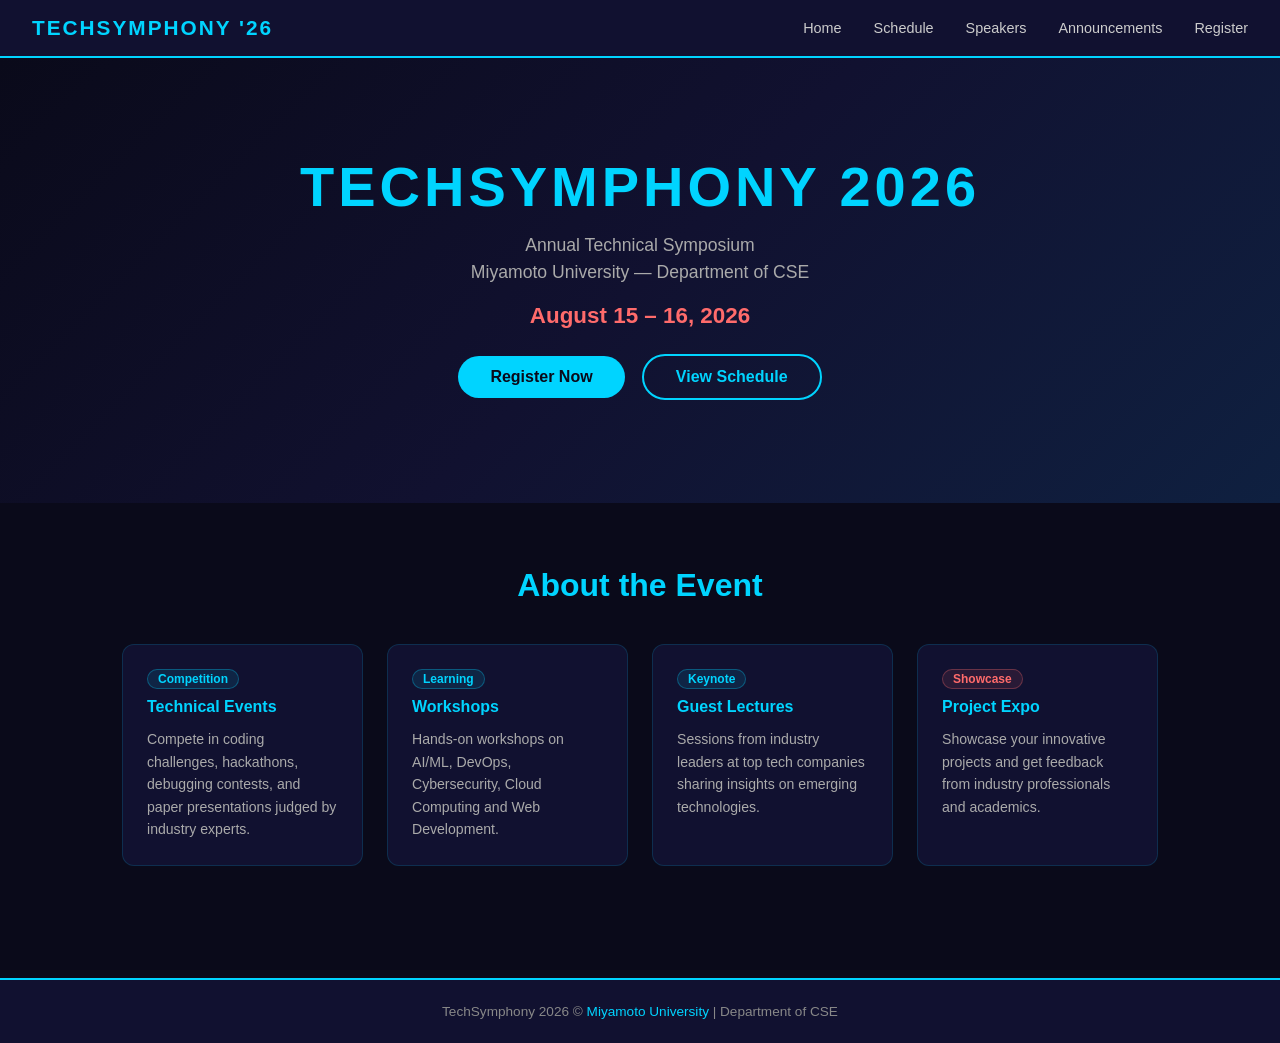
<file: college_event_management_website/src/main/resources/static/index.html>
<!DOCTYPE html>
<html lang="en">
<head>
    <meta charset="UTF-8">
    <meta name="viewport" content="width=device-width, initial-scale=1.0">
    <title>TechSymphony 2026 - Miyamoto University</title>
    <link rel="stylesheet" href="css/styles.css">
</head>
<body>
<nav>
    <div class="logo">TECHSYMPHONY '26</div>
    <ul>
        <li><a href="index.html">Home</a></li>
        <li><a href="schedule.html">Schedule</a></li>
        <li><a href="speakers.html">Speakers</a></li>
        <li><a href="announcement.html">Announcements</a></li>
        <li><a href="register.html">Register</a></li>
    </ul>
</nav>
<div class="hero">
    <h1>TECHSYMPHONY 2026</h1>
    <div class="subtitle">Annual Technical Symposium</div>
    <div class="subtitle">Miyamoto University — Department of CSE</div>
    <div class="date">August 15 – 16, 2026</div>
    <a href="register.html" class="btn btn-primary">Register Now</a>
    <a href="schedule.html" class="btn btn-outline">View Schedule</a>
</div>
<div class="section">
    <h2>About the Event</h2>
    <div class="cards">
        <div class="card">
            <span class="tag tag-tech">Competition</span>
            <h3>Technical Events</h3>
            <p>Compete in coding challenges, hackathons, debugging contests, and paper presentations judged by industry experts.</p>
        </div>
        <div class="card">
            <span class="tag tag-tech">Learning</span>
            <h3>Workshops</h3>
            <p>Hands-on workshops on AI/ML, DevOps, Cybersecurity, Cloud Computing and Web Development.</p>
        </div>
        <div class="card">
            <span class="tag tag-tech">Keynote</span>
            <h3>Guest Lectures</h3>
            <p>Sessions from industry leaders at top tech companies sharing insights on emerging technologies.</p>
        </div>
        <div class="card">
            <span class="tag tag-event">Showcase</span>
            <h3>Project Expo</h3>
            <p>Showcase your innovative projects and get feedback from industry professionals and academics.</p>
        </div>
    </div>
</div>
<footer>
    <p>TechSymphony 2026 &copy; <span>Miyamoto University</span> | Department of CSE</p>
</footer>
</body>
</html>
</file>
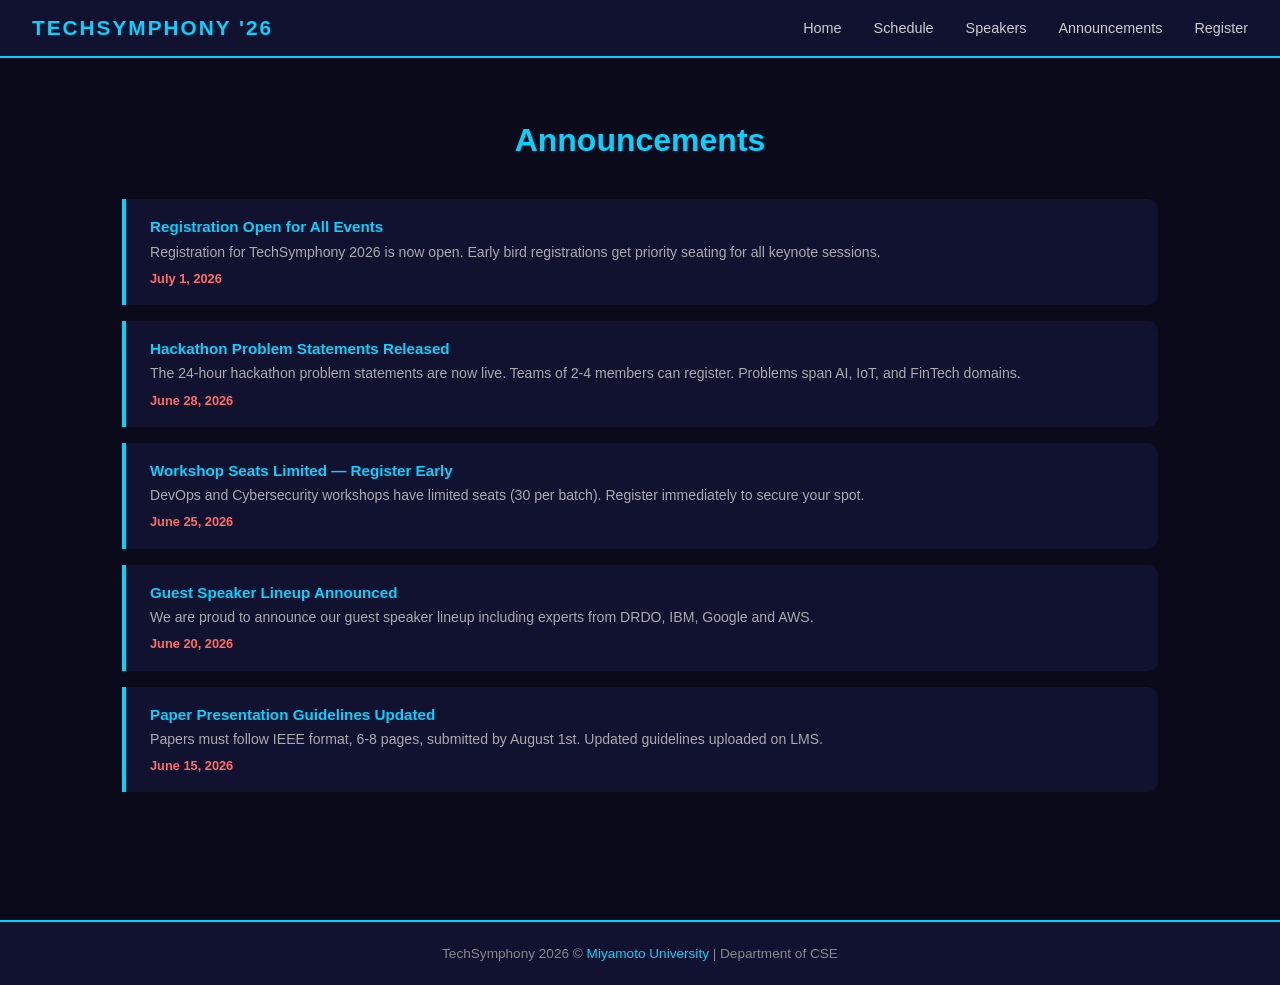
<file: college_event_management_website/src/main/resources/static/announcement.html>
<!DOCTYPE html>
<html lang="en">
<head>
    <meta charset="UTF-8">
    <meta name="viewport" content="width=device-width, initial-scale=1.0">
    <title>Announcements - TechSymphony 2026</title>
    <link rel="stylesheet" href="css/styles.css">
</head>
<body>
<nav>
    <div class="logo">TECHSYMPHONY '26</div>
    <ul>
        <li><a href="index.html">Home</a></li>
        <li><a href="schedule.html">Schedule</a></li>
        <li><a href="speakers.html">Speakers</a></li>
        <li><a href="announcement.html">Announcements</a></li>
        <li><a href="register.html">Register</a></li>
    </ul>
</nav>
<div class="section">
    <h2>Announcements</h2>
    <div class="ann-item">
        <h4>Registration Open for All Events</h4>
        <p>Registration for TechSymphony 2026 is now open. Early bird registrations get priority seating for all keynote sessions.</p>
        <div class="ann-date">July 1, 2026</div>
    </div>
    <div class="ann-item">
        <h4>Hackathon Problem Statements Released</h4>
        <p>The 24-hour hackathon problem statements are now live. Teams of 2-4 members can register. Problems span AI, IoT, and FinTech domains.</p>
        <div class="ann-date">June 28, 2026</div>
    </div>
    <div class="ann-item">
        <h4>Workshop Seats Limited — Register Early</h4>
        <p>DevOps and Cybersecurity workshops have limited seats (30 per batch). Register immediately to secure your spot.</p>
        <div class="ann-date">June 25, 2026</div>
    </div>
    <div class="ann-item">
        <h4>Guest Speaker Lineup Announced</h4>
        <p>We are proud to announce our guest speaker lineup including experts from DRDO, IBM, Google and AWS.</p>
        <div class="ann-date">June 20, 2026</div>
    </div>
    <div class="ann-item">
        <h4>Paper Presentation Guidelines Updated</h4>
        <p>Papers must follow IEEE format, 6-8 pages, submitted by August 1st. Updated guidelines uploaded on LMS.</p>
        <div class="ann-date">June 15, 2026</div>
    </div>
</div>
<footer>
    <p>TechSymphony 2026 &copy; <span>Miyamoto University</span> | Department of CSE</p>
</footer>
</body>
</html>
</file>
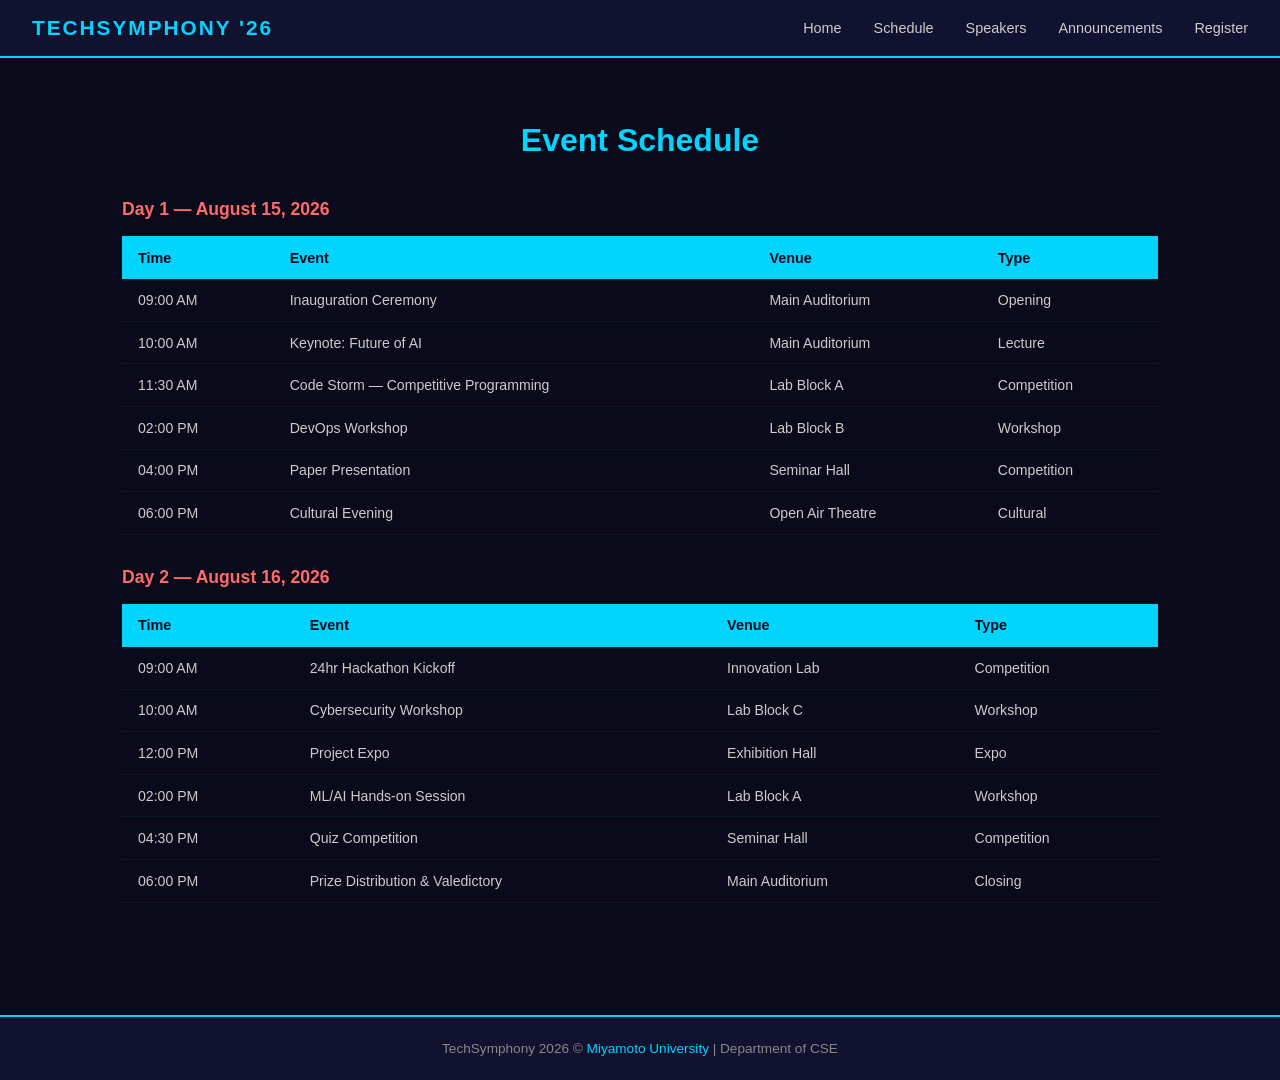
<file: college_event_management_website/src/main/resources/static/schedule.html>
<!DOCTYPE html>
<html lang="en">
<head>
    <meta charset="UTF-8">
    <meta name="viewport" content="width=device-width, initial-scale=1.0">
    <title>Schedule - TechSymphony 2026</title>
    <link rel="stylesheet" href="css/styles.css">
</head>
<body>
<nav>
    <div class="logo">TECHSYMPHONY '26</div>
    <ul>
        <li><a href="index.html">Home</a></li>
        <li><a href="schedule.html">Schedule</a></li>
        <li><a href="speakers.html">Speakers</a></li>
        <li><a href="announcement.html">Announcements</a></li>
        <li><a href="register.html">Register</a></li>
    </ul>
</nav>
<div class="section">
    <h2>Event Schedule</h2>
    <div class="day-title">Day 1 — August 15, 2026</div>
    <table>
        <tr><th>Time</th><th>Event</th><th>Venue</th><th>Type</th></tr>
        <tr><td>09:00 AM</td><td>Inauguration Ceremony</td><td>Main Auditorium</td><td>Opening</td></tr>
        <tr><td>10:00 AM</td><td>Keynote: Future of AI</td><td>Main Auditorium</td><td>Lecture</td></tr>
        <tr><td>11:30 AM</td><td>Code Storm — Competitive Programming</td><td>Lab Block A</td><td>Competition</td></tr>
        <tr><td>02:00 PM</td><td>DevOps Workshop</td><td>Lab Block B</td><td>Workshop</td></tr>
        <tr><td>04:00 PM</td><td>Paper Presentation</td><td>Seminar Hall</td><td>Competition</td></tr>
        <tr><td>06:00 PM</td><td>Cultural Evening</td><td>Open Air Theatre</td><td>Cultural</td></tr>
    </table>
    <div class="day-title">Day 2 — August 16, 2026</div>
    <table>
        <tr><th>Time</th><th>Event</th><th>Venue</th><th>Type</th></tr>
        <tr><td>09:00 AM</td><td>24hr Hackathon Kickoff</td><td>Innovation Lab</td><td>Competition</td></tr>
        <tr><td>10:00 AM</td><td>Cybersecurity Workshop</td><td>Lab Block C</td><td>Workshop</td></tr>
        <tr><td>12:00 PM</td><td>Project Expo</td><td>Exhibition Hall</td><td>Expo</td></tr>
        <tr><td>02:00 PM</td><td>ML/AI Hands-on Session</td><td>Lab Block A</td><td>Workshop</td></tr>
        <tr><td>04:30 PM</td><td>Quiz Competition</td><td>Seminar Hall</td><td>Competition</td></tr>
        <tr><td>06:00 PM</td><td>Prize Distribution & Valedictory</td><td>Main Auditorium</td><td>Closing</td></tr>
    </table>
</div>
<footer>
    <p>TechSymphony 2026 &copy; <span>Miyamoto University</span> | Department of CSE</p>
</footer>
</body>
</html>
</file>
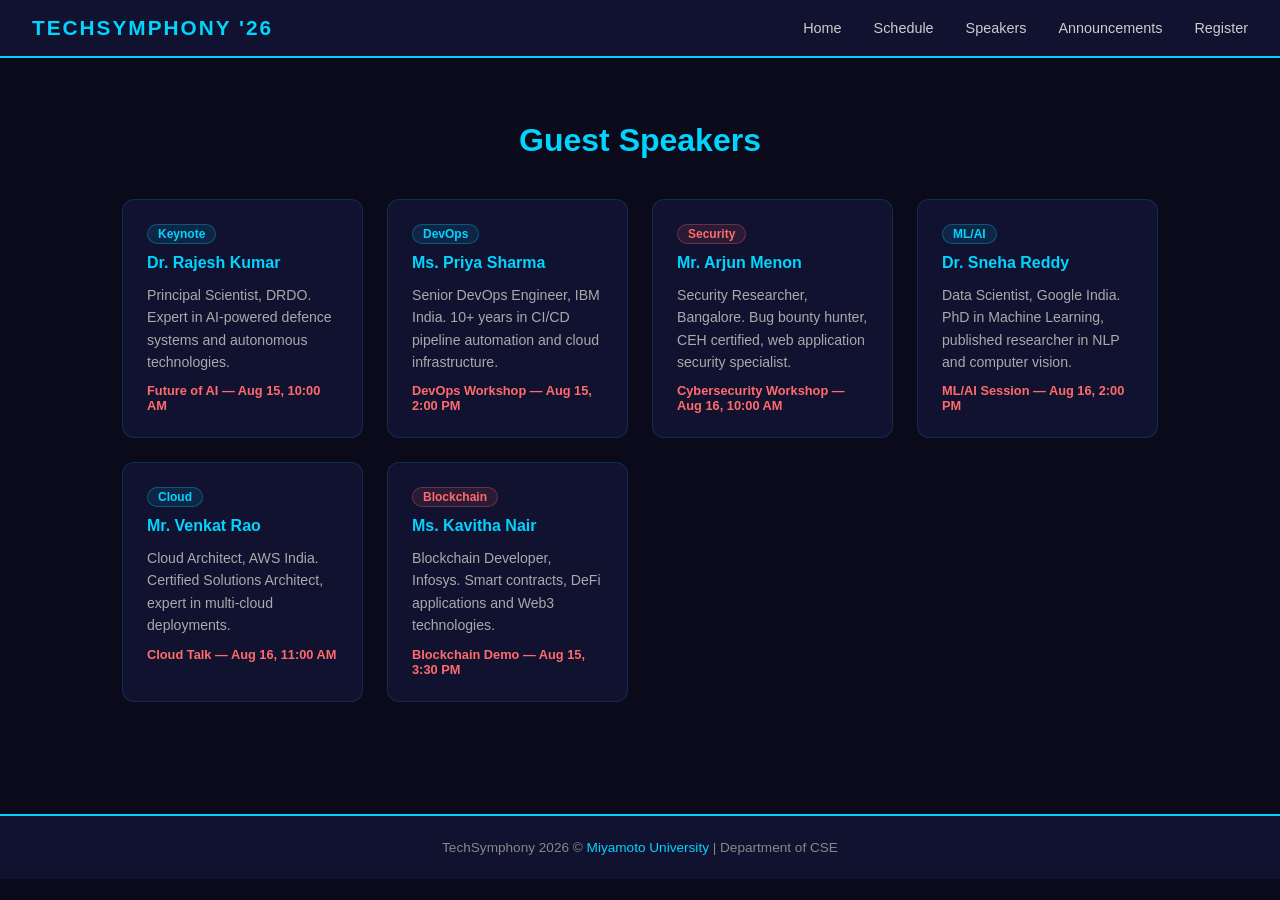
<file: college_event_management_website/src/main/resources/static/speakers.html>
<!DOCTYPE html>
<html lang="en">
<head>
    <meta charset="UTF-8">
    <meta name="viewport" content="width=device-width, initial-scale=1.0">
    <title>Speakers - TechSymphony 2026</title>
    <link rel="stylesheet" href="css/styles.css">
</head>
<body>
<nav>
    <div class="logo">TECHSYMPHONY '26</div>
    <ul>
        <li><a href="index.html">Home</a></li>
        <li><a href="schedule.html">Schedule</a></li>
        <li><a href="speakers.html">Speakers</a></li>
        <li><a href="announcement.html">Announcements</a></li>
        <li><a href="register.html">Register</a></li>
    </ul>
</nav>
<div class="section">
    <h2>Guest Speakers</h2>
    <div class="cards">
        <div class="card">
            <span class="tag tag-tech">Keynote</span>
            <h3>Dr. Rajesh Kumar</h3>
            <p>Principal Scientist, DRDO. Expert in AI-powered defence systems and autonomous technologies.</p>
            <div class="time">Future of AI — Aug 15, 10:00 AM</div>
        </div>
        <div class="card">
            <span class="tag tag-tech">DevOps</span>
            <h3>Ms. Priya Sharma</h3>
            <p>Senior DevOps Engineer, IBM India. 10+ years in CI/CD pipeline automation and cloud infrastructure.</p>
            <div class="time">DevOps Workshop — Aug 15, 2:00 PM</div>
        </div>
        <div class="card">
            <span class="tag tag-event">Security</span>
            <h3>Mr. Arjun Menon</h3>
            <p>Security Researcher, Bangalore. Bug bounty hunter, CEH certified, web application security specialist.</p>
            <div class="time">Cybersecurity Workshop — Aug 16, 10:00 AM</div>
        </div>
        <div class="card">
            <span class="tag tag-tech">ML/AI</span>
            <h3>Dr. Sneha Reddy</h3>
            <p>Data Scientist, Google India. PhD in Machine Learning, published researcher in NLP and computer vision.</p>
            <div class="time">ML/AI Session — Aug 16, 2:00 PM</div>
        </div>
        <div class="card">
            <span class="tag tag-tech">Cloud</span>
            <h3>Mr. Venkat Rao</h3>
            <p>Cloud Architect, AWS India. Certified Solutions Architect, expert in multi-cloud deployments.</p>
            <div class="time">Cloud Talk — Aug 16, 11:00 AM</div>
        </div>
        <div class="card">
            <span class="tag tag-event">Blockchain</span>
            <h3>Ms. Kavitha Nair</h3>
            <p>Blockchain Developer, Infosys. Smart contracts, DeFi applications and Web3 technologies.</p>
            <div class="time">Blockchain Demo — Aug 15, 3:30 PM</div>
        </div>
    </div>
</div>
<footer>
    <p>TechSymphony 2026 &copy; <span>Miyamoto University</span> | Department of CSE</p>
</footer>
</body>
</html>
</file>
<file: college_event_management_website/src/main/resources/static/css/styles.css>
* { margin: 0; padding: 0; box-sizing: border-box; }
body { font-family: 'Segoe UI', sans-serif; background: #0a0a1a; color: #e0e0e0; }

nav { background: #111130; padding: 1rem 2rem; display: flex; justify-content: space-between; align-items: center; border-bottom: 2px solid #00d4ff; position: sticky; top: 0; z-index: 100; }
nav .logo { font-size: 1.3rem; font-weight: 800; color: #00d4ff; letter-spacing: 2px; }
nav ul { list-style: none; display: flex; gap: 2rem; }
nav ul li a { color: #ccc; text-decoration: none; font-size: 0.9rem; transition: color 0.2s; }
nav ul li a:hover { color: #00d4ff; }

.hero { background: linear-gradient(135deg, #0a0a1a, #111130, #0f2040); padding: 6rem 2rem; text-align: center; }
.hero h1 { font-size: 3.5rem; font-weight: 900; color: #00d4ff; letter-spacing: 4px; margin-bottom: 1rem; }
.hero .subtitle { font-size: 1.1rem; color: #aaa; margin-bottom: 0.4rem; }
.hero .date { font-size: 1.4rem; color: #ff6b6b; font-weight: 700; margin: 1.2rem 0; }
.btn { display: inline-block; padding: 0.75rem 2rem; border-radius: 30px; text-decoration: none; font-weight: 700; margin: 0.4rem; transition: all 0.2s; }
.btn-primary { background: #00d4ff; color: #0a0a1a; }
.btn-primary:hover { background: #00b8d9; transform: translateY(-2px); }
.btn-outline { border: 2px solid #00d4ff; color: #00d4ff; }
.btn-outline:hover { background: #00d4ff; color: #0a0a1a; }

.section { max-width: 1100px; margin: 0 auto; padding: 4rem 2rem; }
.section h2 { font-size: 2rem; color: #00d4ff; text-align: center; margin-bottom: 2.5rem; }

.cards { display: grid; grid-template-columns: repeat(auto-fit, minmax(230px, 1fr)); gap: 1.5rem; }
.card { background: #111130; border: 1px solid rgba(0,212,255,0.15); border-radius: 12px; padding: 1.5rem; transition: all 0.2s; }
.card:hover { border-color: #00d4ff; transform: translateY(-4px); }
.card h3 { color: #00d4ff; margin-bottom: 0.75rem; font-size: 1rem; }
.card p { color: #aaa; font-size: 0.88rem; line-height: 1.6; }
.card .tag { display: inline-block; font-size: 0.75rem; padding: 2px 10px; border-radius: 20px; margin-bottom: 0.6rem; font-weight: 600; }
.tag-tech { background: rgba(0,212,255,0.1); color: #00d4ff; border: 1px solid rgba(0,212,255,0.3); }
.tag-event { background: rgba(255,107,107,0.1); color: #ff6b6b; border: 1px solid rgba(255,107,107,0.3); }
.card .time { color: #ff6b6b; font-size: 0.8rem; margin-top: 0.6rem; font-weight: 600; }

table { width: 100%; border-collapse: collapse; }
table th { background: #00d4ff; color: #0a0a1a; padding: 0.85rem 1rem; text-align: left; font-size: 0.9rem; }
table td { padding: 0.8rem 1rem; border-bottom: 1px solid rgba(0,212,255,0.08); font-size: 0.88rem; color: #ccc; }
table tr:hover td { background: rgba(0,212,255,0.04); }
.day-title { color: #ff6b6b; font-size: 1.1rem; font-weight: 700; margin: 2rem 0 1rem; }

.form-wrap { max-width: 580px; margin: 0 auto; }
.form-group { margin-bottom: 1.2rem; }
.form-group label { display: block; color: #00d4ff; font-size: 0.88rem; font-weight: 600; margin-bottom: 0.4rem; }
.form-group input, .form-group select, .form-group textarea { width: 100%; padding: 0.7rem 1rem; background: #111130; border: 1px solid rgba(0,212,255,0.25); border-radius: 8px; color: #e0e0e0; font-size: 0.9rem; }
.form-group input:focus, .form-group select:focus { outline: none; border-color: #00d4ff; }
.form-group select option { background: #111130; }
.form-actions { text-align: center; margin-top: 1rem; }

.ann-item { background: #111130; border-left: 4px solid #00d4ff; border-radius: 0 10px 10px 0; padding: 1.2rem 1.5rem; margin-bottom: 1rem; }
.ann-item h4 { color: #00d4ff; margin-bottom: 0.4rem; font-size: 0.95rem; }
.ann-item p { color: #aaa; font-size: 0.88rem; line-height: 1.5; }
.ann-item .ann-date { color: #ff6b6b; font-size: 0.8rem; margin-top: 0.5rem; font-weight: 600; }

footer { background: #111130; border-top: 2px solid #00d4ff; padding: 1.5rem 2rem; text-align: center; color: #888; font-size: 0.85rem; margin-top: 3rem; }
footer span { color: #00d4ff; }
</file>
